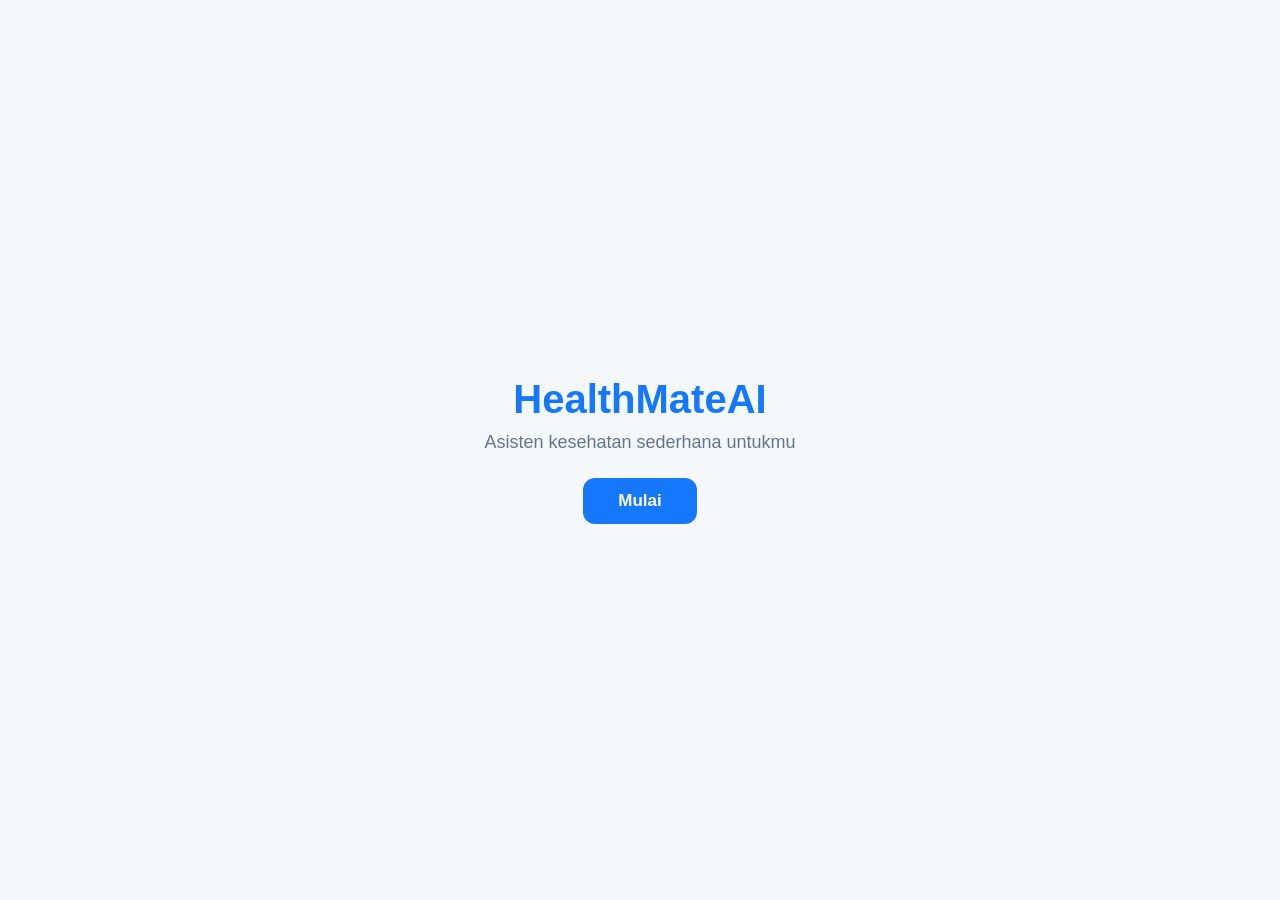
<file: index.html>
<!DOCTYPE html>
<html lang="id">

<head>
    <meta charset="UTF-8">

    <meta
        name="viewport"
        content="width=device-width, initial-scale=1.0"
    >

    <title>HealthMateAI</title>

    <link rel="stylesheet" href="style.css">
</head>

<body>

    <div class="home">

        <h1>HealthMateAI</h1>

        <p>Asisten kesehatan sederhana untukmu</p>

        <button onclick="window.location.href='data.html'">
            Mulai
        </button>

    </div>

    <script src="script.js"></script>

</body>

</html>
</file>
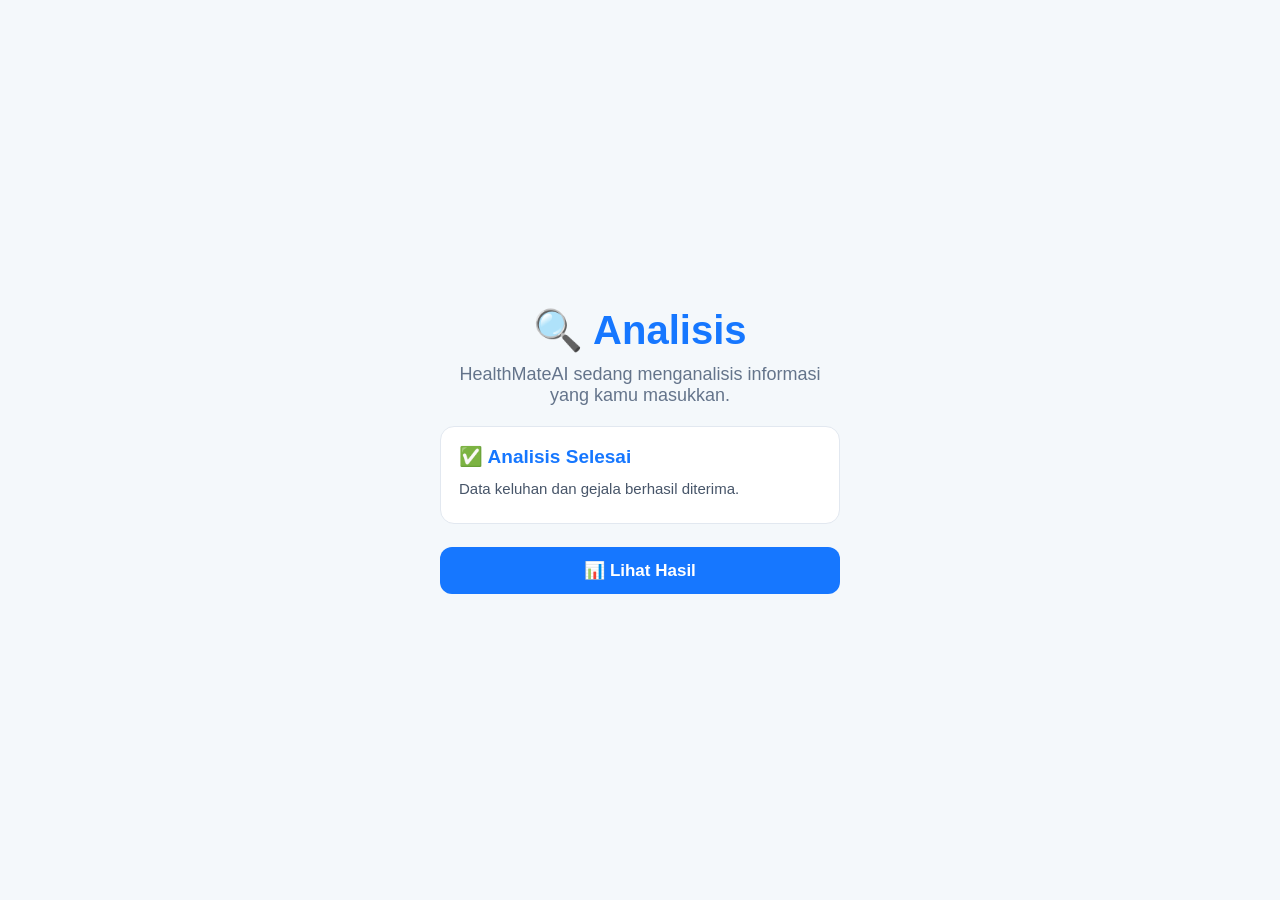
<file: analisis.html>
<!DOCTYPE html>
<html lang="id">
<head>
    <meta charset="UTF-8">
    <meta name="viewport" content="width=device-width, initial-scale=1.0">
    <title>Analisis - HealthMateAI</title>

    <link rel="stylesheet" href="style.css">
</head>

<body>

    <div class="form-container">

        <h1>🔍 Analisis</h1>

        <p>
            HealthMateAI sedang menganalisis
            informasi yang kamu masukkan.
        </p>

        <div class="hasil-box">

            <h2>✅ Analisis Selesai</h2>

            <p id="ringkasan">
                Data keluhan dan gejala berhasil diterima.
            </p>

        </div>

        <button type="button" onclick="lihatHasil()">
            📊 Lihat Hasil
        </button>

    </div>

    <script src="script.js"></script>

</body>
</html>
</file>
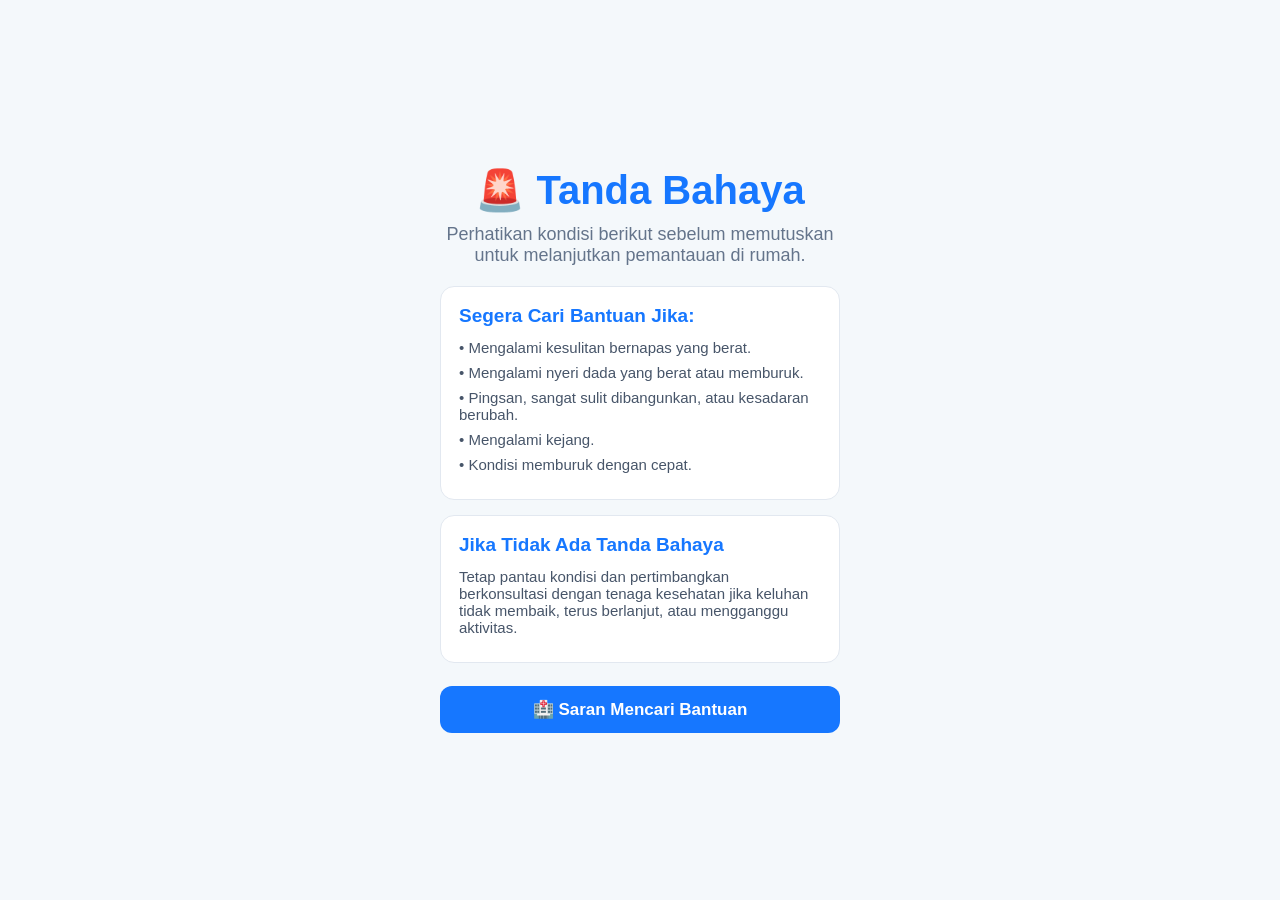
<file: bahaya.html>
<!DOCTYPE html>
<html lang="id">
<head>
    <meta charset="UTF-8">
    <meta name="viewport" content="width=device-width, initial-scale=1.0">
    <title>Tanda Bahaya - HealthMateAI</title>

    <link rel="stylesheet" href="style.css">
</head>

<body>

    <div class="form-container">

        <h1>🚨 Tanda Bahaya</h1>

        <p>
            Perhatikan kondisi berikut sebelum memutuskan
            untuk melanjutkan pemantauan di rumah.
        </p>

        <div class="hasil-box">

            <h2>Segera Cari Bantuan Jika:</h2>

            <p>• Mengalami kesulitan bernapas yang berat.</p>
            <p>• Mengalami nyeri dada yang berat atau memburuk.</p>
            <p>• Pingsan, sangat sulit dibangunkan, atau kesadaran berubah.</p>
            <p>• Mengalami kejang.</p>
            <p>• Kondisi memburuk dengan cepat.</p>

        </div>

        <div class="hasil-box">

            <h2>Jika Tidak Ada Tanda Bahaya</h2>

            <p>
                Tetap pantau kondisi dan pertimbangkan berkonsultasi
                dengan tenaga kesehatan jika keluhan tidak membaik,
                terus berlanjut, atau mengganggu aktivitas.
            </p>

        </div>

        <button onclick="lanjutKeBantuan()">
            🏥 Saran Mencari Bantuan
        </button>

    </div>

    <script src="script.js"></script>

</body>
</html>
</file>
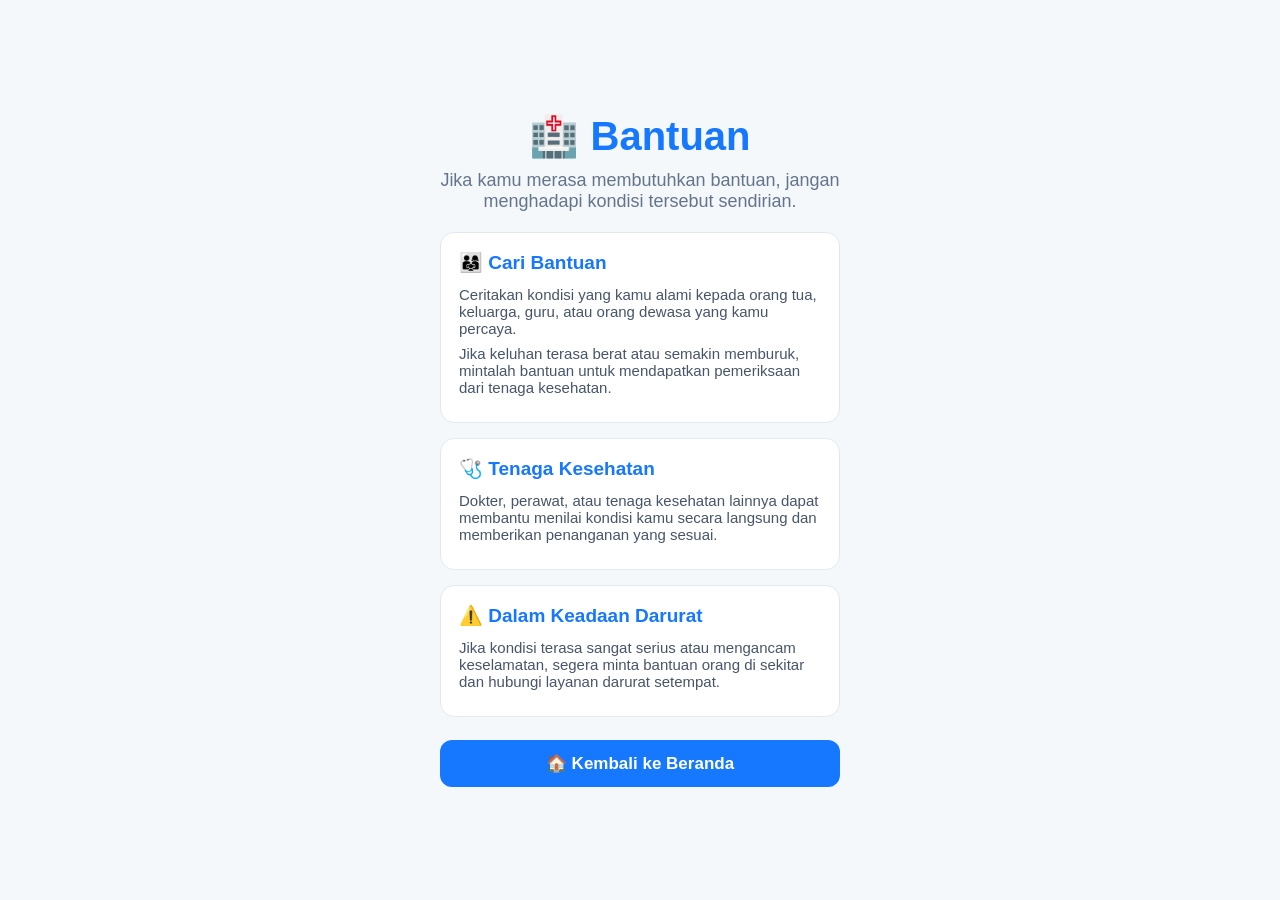
<file: bantuan.html>
<!DOCTYPE html>
<html lang="id">
<head>
    <meta charset="UTF-8">
    <meta name="viewport" content="width=device-width, initial-scale=1.0">
    <title>Bantuan - HealthMateAI</title>

    <link rel="stylesheet" href="style.css">
</head>

<body>

    <div class="form-container">

        <h1>🏥 Bantuan</h1>

        <p>
            Jika kamu merasa membutuhkan bantuan, jangan menghadapi
            kondisi tersebut sendirian.
        </p>

        <div class="hasil-box">

            <h2>👨‍👩‍👧 Cari Bantuan</h2>

            <p>
                Ceritakan kondisi yang kamu alami kepada orang tua,
                keluarga, guru, atau orang dewasa yang kamu percaya.
            </p>

            <p>
                Jika keluhan terasa berat atau semakin memburuk,
                mintalah bantuan untuk mendapatkan pemeriksaan
                dari tenaga kesehatan.
            </p>

        </div>

        <div class="hasil-box">

            <h2>🩺 Tenaga Kesehatan</h2>

            <p>
                Dokter, perawat, atau tenaga kesehatan lainnya dapat
                membantu menilai kondisi kamu secara langsung dan
                memberikan penanganan yang sesuai.
            </p>

        </div>

        <div class="hasil-box">

            <h2>⚠️ Dalam Keadaan Darurat</h2>

            <p>
                Jika kondisi terasa sangat serius atau mengancam
                keselamatan, segera minta bantuan orang di sekitar
                dan hubungi layanan darurat setempat.
            </p>

        </div>

        <button onclick="window.location.href='index.html'">
            🏠 Kembali ke Beranda
        </button>

    </div>

</body>
</html>
</file>
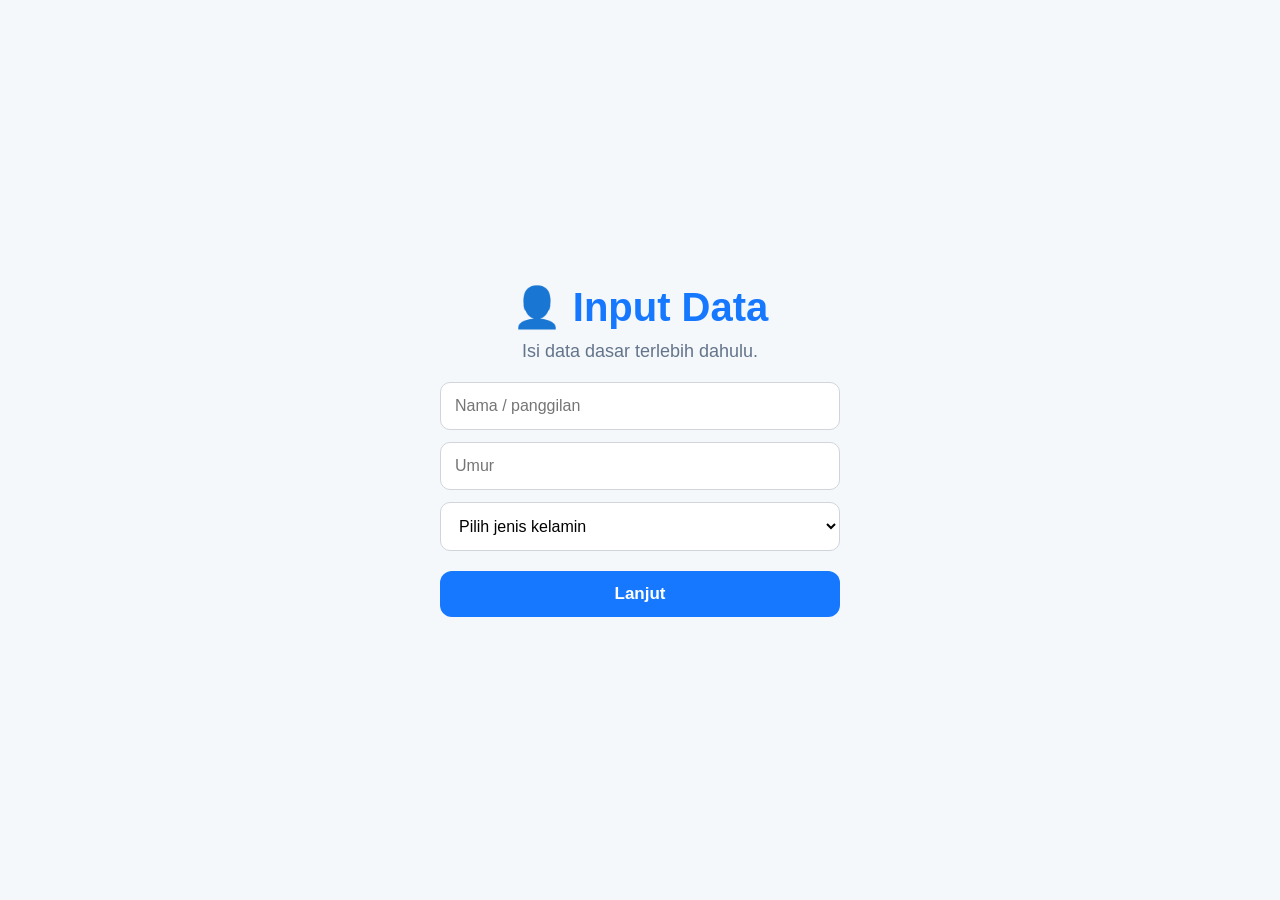
<file: data.html>
<!DOCTYPE html>
<html lang="id">
<head>
    <meta charset="UTF-8">
    <meta name="viewport" content="width=device-width, initial-scale=1.0">
    <title>Input Data - HealthMateAI</title>

    <link rel="stylesheet" href="style.css">
</head>

<body>

    <div class="form-container">

        <h1>👤 Input Data</h1>

        <p>Isi data dasar terlebih dahulu.</p>

        <input
            type="text"
            id="nama"
            placeholder="Nama / panggilan"
        >

        <input
            type="number"
            id="umur"
            placeholder="Umur"
            min="1"
            max="120"
        >

        <select id="jenisKelamin">
            <option value="">Pilih jenis kelamin</option>
            <option value="Laki-laki">Laki-laki</option>
            <option value="Perempuan">Perempuan</option>
        </select>

        <button type="button" id="btnLanjut">
            Lanjut
        </button>

    </div>


    <!-- Script utama -->
    <script src="script.js"></script>


    <!-- Fungsi khusus halaman data -->
    <script>
        document.addEventListener("DOMContentLoaded", function () {

            const tombol = document.getElementById("btnLanjut");

            tombol.addEventListener("click", function () {

                const nama = document
                    .getElementById("nama")
                    .value
                    .trim();

                const umur = document
                    .getElementById("umur")
                    .value
                    .trim();

                const jenisKelamin = document
                    .getElementById("jenisKelamin")
                    .value;


                // Validasi
                if (!nama || !umur || !jenisKelamin) {

                    alert(
                        "Silakan lengkapi semua data terlebih dahulu."
                    );

                    return;
                }


                // Simpan data
                localStorage.setItem(
                    "nama",
                    nama
                );

                localStorage.setItem(
                    "umur",
                    umur
                );

                localStorage.setItem(
                    "jenisKelamin",
                    jenisKelamin
                );


                // Pindah ke halaman gejala
                window.location.href = "gejala.html";

            });

        });
    </script>

</body>
</html>
</file>
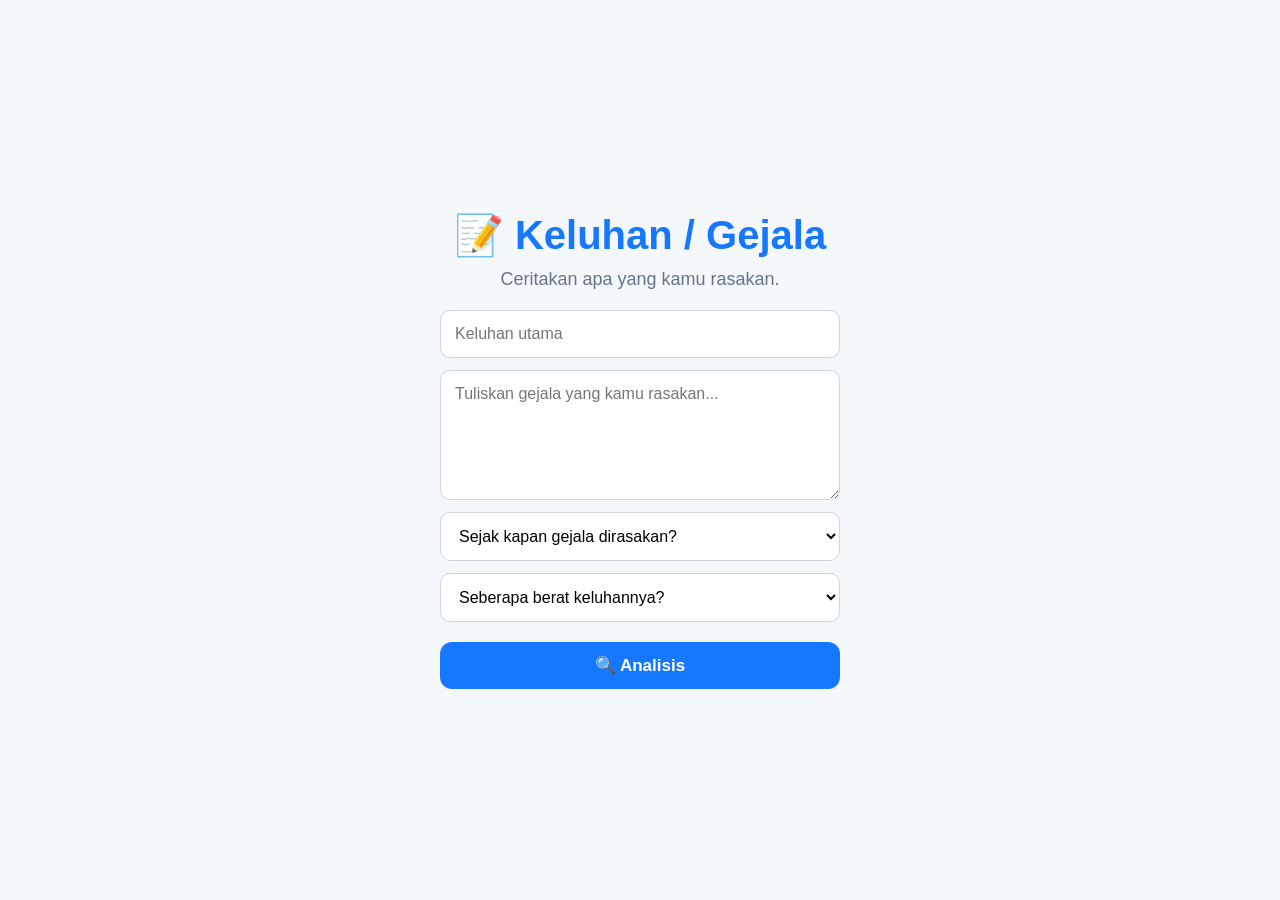
<file: gejala.html>
<!DOCTYPE html>
<html lang="id">
<head>
    <meta charset="UTF-8">
    <meta name="viewport" content="width=device-width, initial-scale=1.0">
    <title>Keluhan & Gejala - HealthMateAI</title>

    <link rel="stylesheet" href="style.css">
</head>

<body>

    <div class="form-container">

        <h1>📝 Keluhan / Gejala</h1>

        <p>Ceritakan apa yang kamu rasakan.</p>

        <input
            type="text"
            id="keluhan"
            placeholder="Keluhan utama"
        >

        <textarea
            id="gejala"
            placeholder="Tuliskan gejala yang kamu rasakan..."
        ></textarea>

        <select id="durasi">
            <option value="">Sejak kapan gejala dirasakan?</option>
            <option value="Hari ini">Hari ini</option>
            <option value="1-3 hari">1–3 hari</option>
            <option value="4-7 hari">4–7 hari</option>
            <option value="Lebih dari 1 minggu">Lebih dari 1 minggu</option>
        </select>

        <select id="tingkat">
            <option value="">Seberapa berat keluhannya?</option>
            <option value="Ringan">Ringan</option>
            <option value="Sedang">Sedang</option>
            <option value="Berat">Berat</option>
        </select>

        <button type="button" onclick="lanjutKeAnalisis()">
            🔍 Analisis
        </button>

    </div>

    <script src="script.js"></script>

</body>
</html>
</file>
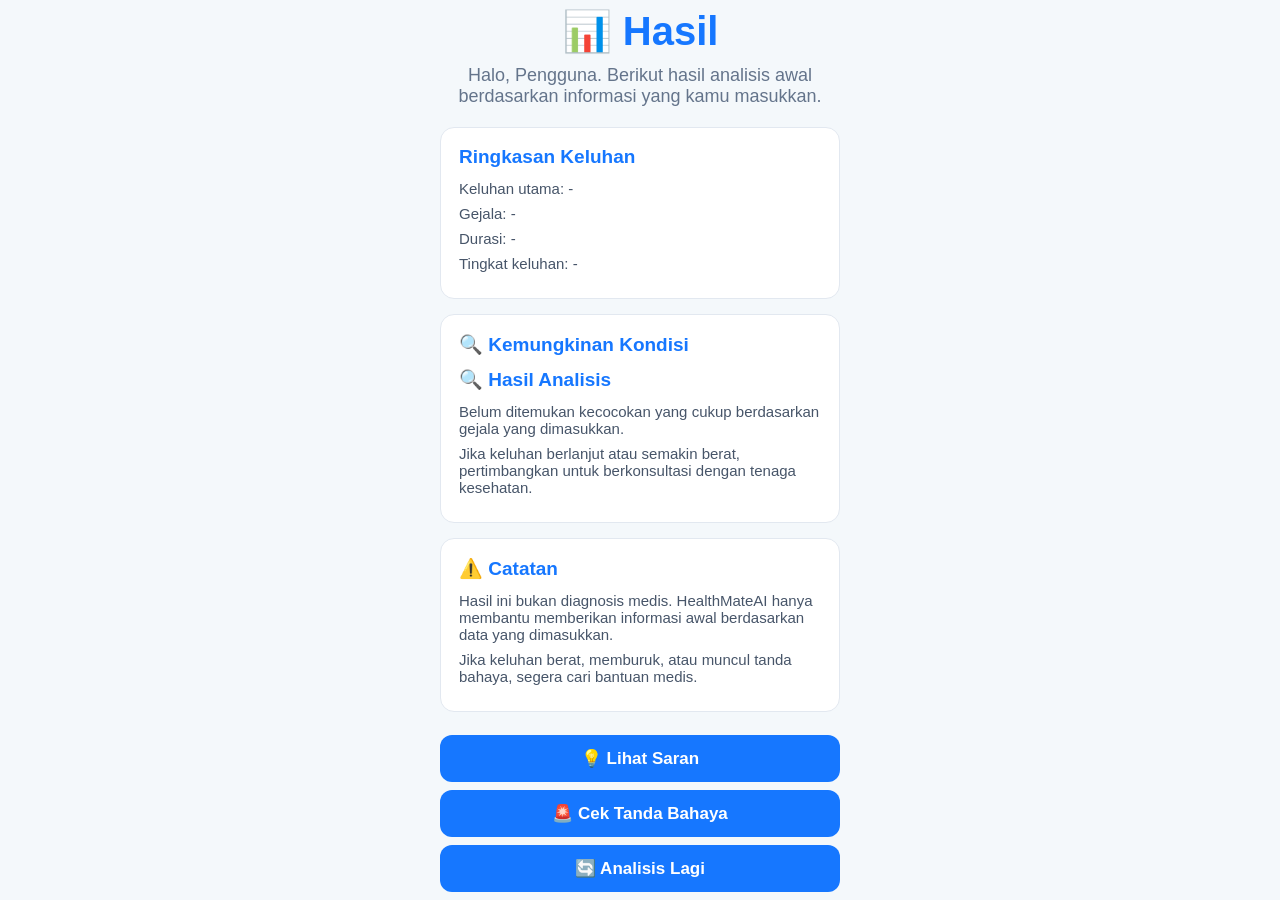
<file: hasil.html>
<!DOCTYPE html>
<html lang="id">

<head>
    <meta charset="UTF-8">

    <meta
        name="viewport"
        content="width=device-width, initial-scale=1.0"
    >

    <title>Hasil - HealthMateAI</title>

    <link rel="stylesheet" href="style.css">
</head>


<body>

    <div class="form-container">

        <h1>📊 Hasil</h1>

        <p id="sapaan"></p>


        <!-- =========================
             RINGKASAN KELUHAN
        ========================== -->

        <div class="hasil-box">

            <h2>Ringkasan Keluhan</h2>

            <p id="hasilKeluhan"></p>

            <p id="hasilGejala"></p>

            <p id="hasilDurasi"></p>

            <p id="hasilTingkat"></p>

        </div>


        <!-- =========================
             HASIL ANALISIS DATABASE
        ========================== -->

        <div class="hasil-box">

            <h2>🔍 Kemungkinan Kondisi</h2>

            <div id="hasilPenyakit">

                <p>
                    🔄 Memuat hasil analisis...
                </p>

            </div>

        </div>


        <!-- =========================
             CATATAN
        ========================== -->

        <div class="hasil-box">

            <h2>⚠️ Catatan</h2>

            <p>
                Hasil ini bukan diagnosis medis.
                HealthMateAI hanya membantu memberikan
                informasi awal berdasarkan data yang dimasukkan.
            </p>

            <p>
                Jika keluhan berat, memburuk, atau muncul
                tanda bahaya, segera cari bantuan medis.
            </p>

        </div>


        <!-- =========================
             TOMBOL
        ========================== -->

        <button onclick="lanjutKeSaran()">
            💡 Lihat Saran
        </button>

        <button onclick="lanjutKeTandaBahaya()">
            🚨 Cek Tanda Bahaya
        </button>

        <button onclick="mulai()">
            🔄 Analisis Lagi
        </button>


    </div>


    <script src="script.js"></script>

</body>

</html>
</file>
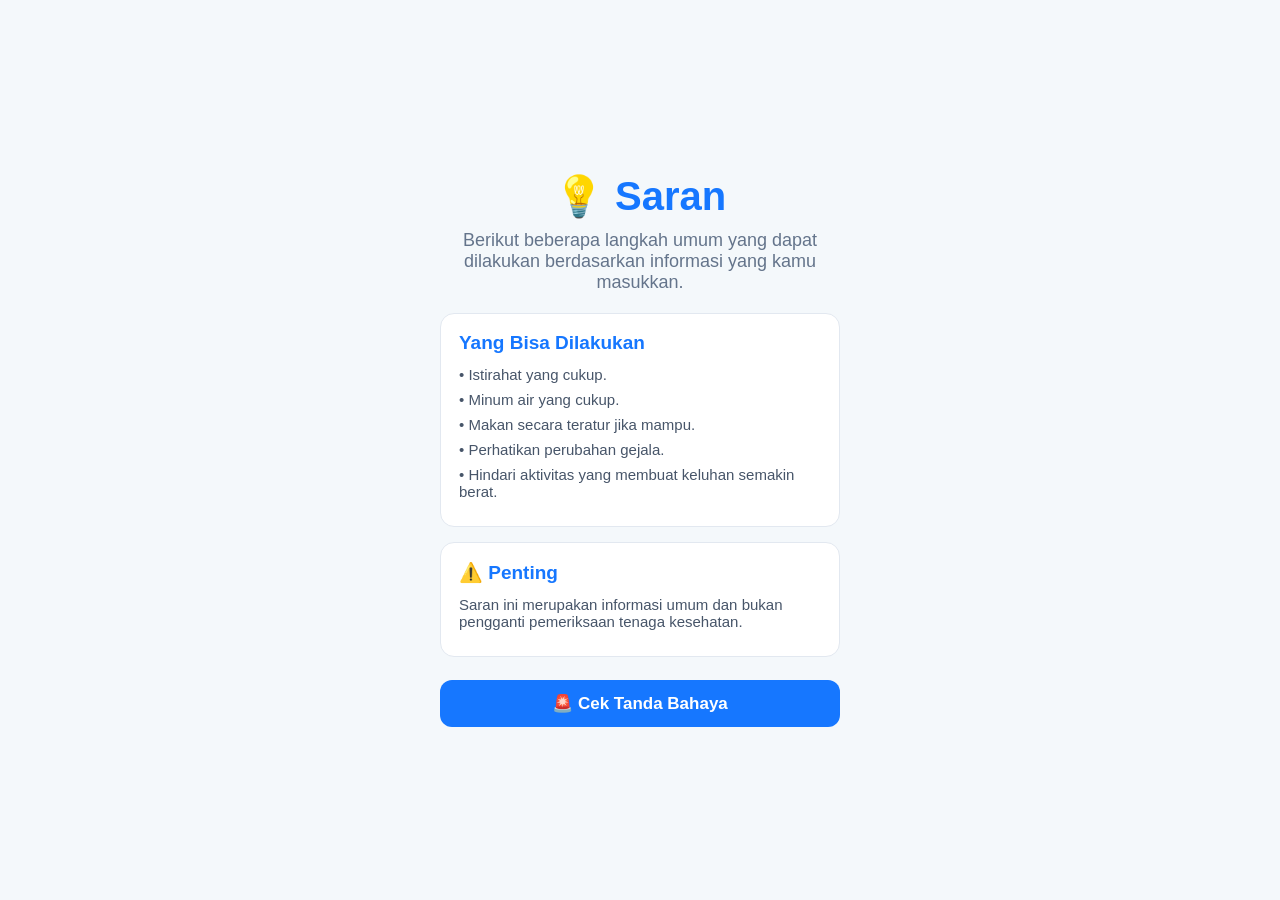
<file: saran.html>
<!DOCTYPE html>
<html lang="id">
<head>
    <meta charset="UTF-8">
    <meta name="viewport" content="width=device-width, initial-scale=1.0">
    <title>Saran - HealthMateAI</title>

    <link rel="stylesheet" href="style.css">
</head>

<body>

    <div class="form-container">

        <h1>💡 Saran</h1>

        <p>
            Berikut beberapa langkah umum yang dapat dilakukan
            berdasarkan informasi yang kamu masukkan.
        </p>

        <div class="hasil-box">

            <h2>Yang Bisa Dilakukan</h2>

            <p>• Istirahat yang cukup.</p>
            <p>• Minum air yang cukup.</p>
            <p>• Makan secara teratur jika mampu.</p>
            <p>• Perhatikan perubahan gejala.</p>
            <p>• Hindari aktivitas yang membuat keluhan semakin berat.</p>

        </div>

        <div class="hasil-box">

            <h2>⚠️ Penting</h2>

            <p>
                Saran ini merupakan informasi umum dan bukan
                pengganti pemeriksaan tenaga kesehatan.
            </p>

        </div>

        <button onclick="lanjutKeTandaBahaya()">
            🚨 Cek Tanda Bahaya
        </button>

    </div>

    <script src="script.js"></script>

</body>
</html>
</file>
<file: style.css>
* {
    margin: 0;
    padding: 0;
    box-sizing: border-box;
}

body {
    font-family: Arial, sans-serif;
    background: #f4f8fb;
    color: #1f2937;
    min-height: 100vh;

    display: flex;
    flex-direction: column;
    justify-content: center;
    align-items: center;

    text-align: center;
}

/* =========================
   JUDUL & TEKS
========================= */

h1 {
    font-size: 40px;
    color: #1677ff;
    margin-bottom: 10px;
}

p {
    font-size: 18px;
    color: #64748b;
    margin-bottom: 25px;
}

/* =========================
   TOMBOL
========================= */

button {
    background: #1677ff;
    color: white;
    border: none;
    padding: 13px 35px;
    border-radius: 12px;
    font-size: 17px;
    font-weight: bold;
    cursor: pointer;
}

button:active {
    transform: scale(0.96);
}

/* =========================
   CONTAINER FORM
========================= */

.form-container {
    width: 90%;
    max-width: 400px;

    display: flex;
    flex-direction: column;
    align-items: center;
}

.form-container h1 {
    margin-bottom: 10px;
}

.form-container p {
    margin-bottom: 20px;
}

/* =========================
   INPUT & SELECT
========================= */

.form-container input,
.form-container select,
.form-container textarea {
    width: 100%;
    padding: 14px;
    margin-bottom: 12px;

    border: 1px solid #d1d5db;
    border-radius: 10px;

    font-family: Arial, sans-serif;
    font-size: 16px;
    background: white;
}

/* =========================
   TEXTAREA
========================= */

.form-container textarea {
    min-height: 130px;
    resize: vertical;
}

/* =========================
   FOCUS INPUT
========================= */

.form-container input:focus,
.form-container select:focus,
.form-container textarea:focus {
    outline: none;
    border-color: #1677ff;
}

/* =========================
   TOMBOL FORM
========================= */

.form-container button {
    width: 100%;
    margin-top: 8px;
}

/* =========================
   HASIL
========================= */

.hasil-box {
    width: 100%;
    background: white;
    padding: 18px;
    margin-bottom: 15px;

    border-radius: 14px;
    border: 1px solid #e2e8f0;

    text-align: left;
}

.hasil-box h2 {
    font-size: 19px;
    color: #1677ff;
    margin-bottom: 12px;
}

.hasil-box p {
    font-size: 15px;
    margin-bottom: 8px;
    color: #475569;
}
</file>
